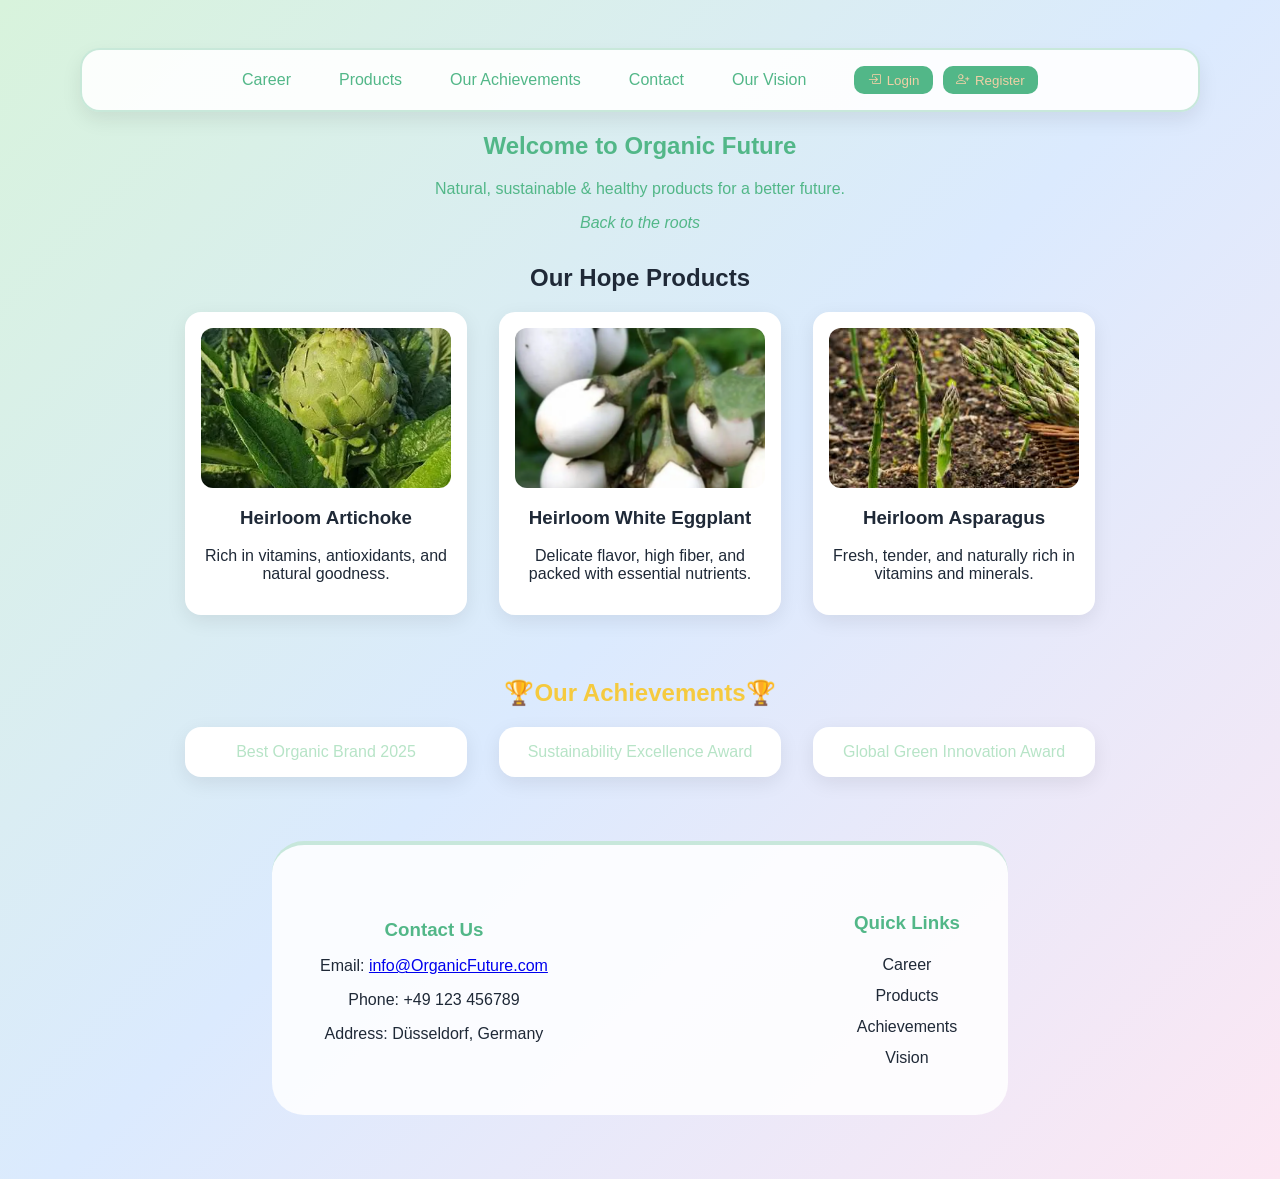
<file: index.html>
<!DOCTYPE html>
<html lang="en">
<head>
  <meta charset="UTF-8" />
  <meta name="viewport" content="width=device-width, initial-scale=1.0" />
  <link rel="stylesheet" href="https://cdn.jsdelivr.net/npm/bootstrap-icons@1.11.3/font/bootstrap-icons.css">
  <link rel="stylesheet" href="/CSS/index.css" />
  <title>OFCompany</title>
  
</head>
<body>
  <header>
    <nav class="navbar">
      <div class="nav-links">
        <a href="/navbar/career.html">Career</a>
        <a href="/navbar/products.html">Products</a>
        <a href="/navbar/achievements.html">Our Achievements</a>
        <a href="#contact">Contact</a>
        <a href="/navbar/vision.html">Our Vision</a>

          <div class="auth-buttons">
             <a href="../login.html">
                <button id="login">
                   <i class="bi bi-box-arrow-in-right"></i> Login
                </button>
              </a>
              <a href="../register.html">
                <button id="register">
                  <i class="bi bi-person-plus"></i> Register
                </button>
              </a>
          </div>
      </div>
    </nav>
  </header>

  <main>
    <section class="hero">
      <h1>Welcome to Organic Future</h1>
      <p>Natural, sustainable & healthy products for a better future.</p>
      <p><em>Back to the roots</em></p>
    </section>

    <section id="products">
    <h2>Our Hope Products</h2>

    <div class="product-grid">
        <div class="card">
        <img src="../Images/heirloomArtichoke.png" class="card-img-top" alt="Heirloom Artichoke">
        <h3>Heirloom Artichoke</h3>
        <p>Rich in vitamins, antioxidants, and natural goodness.</p>
        </div>

        <div class="card">
        <img src="../Images/heirloomWhiteEggplant.png" class="card-img-top" alt="Heirloom White Eggplant">
        <h3>Heirloom White Eggplant</h3>
        <p>Delicate flavor, high fiber, and packed with essential nutrients.</p>
        </div>

        <div class="card">
        <img src="../Images/heirloomAsparagus.png" class="card-img-top" alt="Heirloom Asparagus">
        <h3>Heirloom Asparagus</h3>
        <p>Fresh, tender, and naturally rich in vitamins and minerals.</p>
        </div>
    </div>
    </section>


        <section id="achievements" class="section">
            <h2>🏆Our Achievements🏆</h2>
            <div class="card-container">

                <div class="card small-card">
                    <a href="">Best Organic Brand 2025</a>
                </div>
                <div class="card small-card">
                    <a href="">Sustainability Excellence Award</a>
                </div>
                <div class="card small-card">
                    <a href="">Global Green Innovation Award</a>
                </div>

            </div>
        </section>
    </main>

  <footer id="contact" class="footer">
    <div id="footer-contact">
      <h3>Contact Us</h3>
      <p>Email: <a href="mailto:info@OrganicFuture.com"> info@OrganicFuture.com</a></p>
      <p>Phone: +49 123 456789</p>
      <p>Address: Düsseldorf, Germany</p>
    </div>
    <div id="links">
      <h3>Quick Links</h3>
      <a href="#career">Career</a>
      <a href="#products">Products</a>
      <a href="#achievements">Achievements</a>
      <a href="#vision">Vision</a>
    </div>
  </footer>

</body>
</html>
</file>
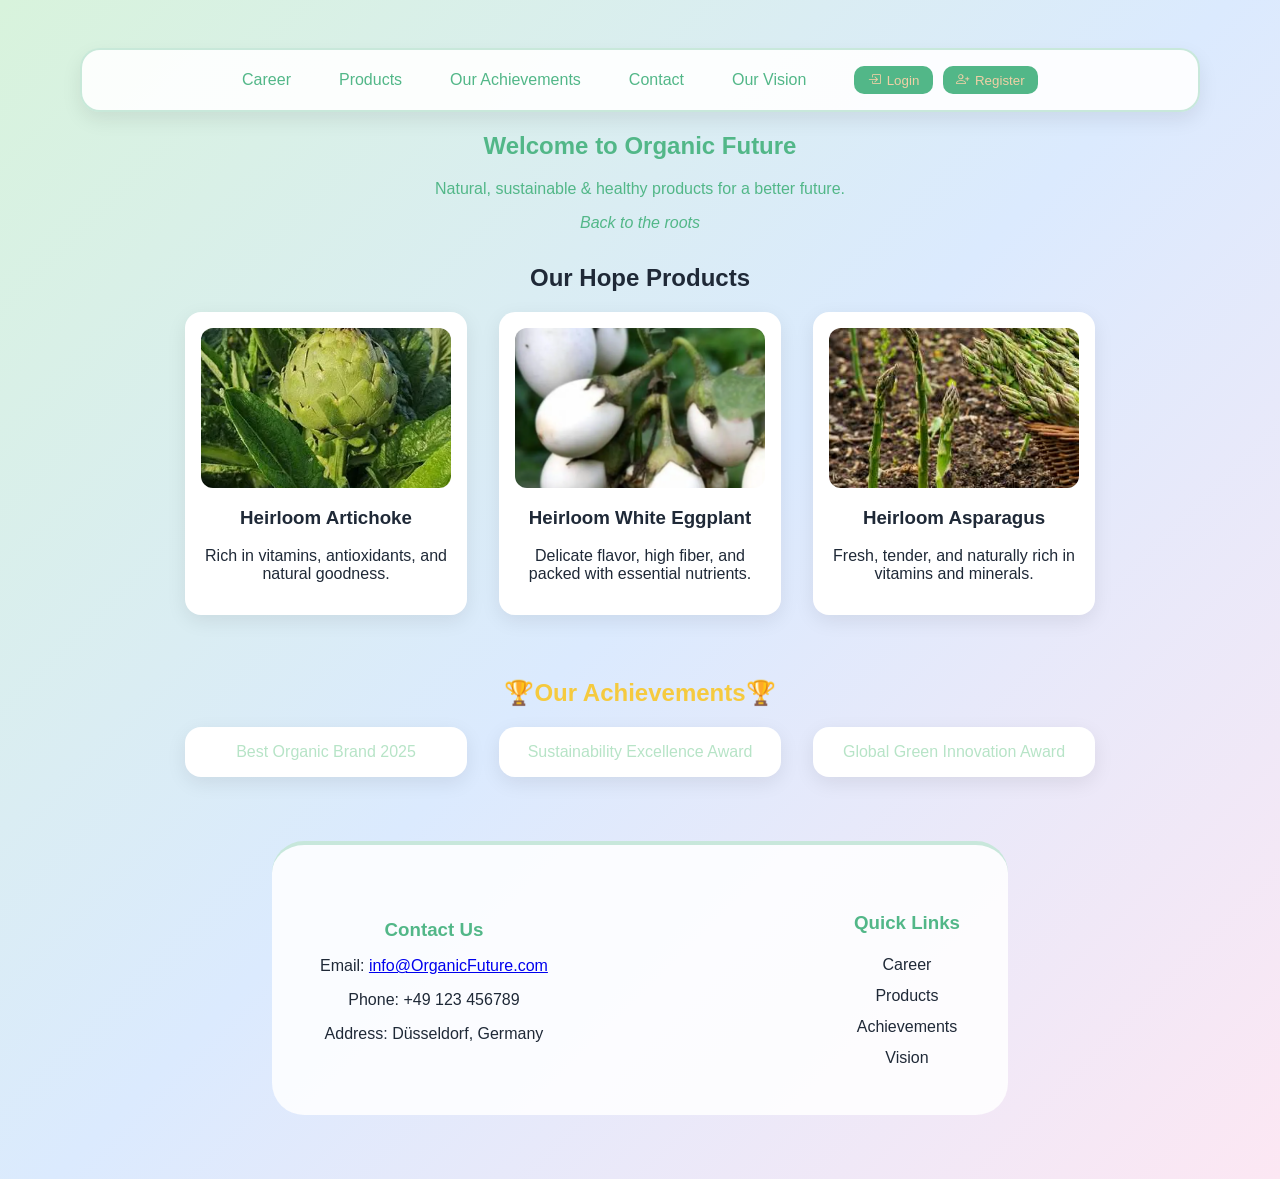
<file: HTML/index.html>
<!DOCTYPE html>
<html lang="en">
<head>
  <meta charset="UTF-8" />
  <meta name="viewport" content="width=device-width, initial-scale=1.0" />
  <link rel="stylesheet" href="https://cdn.jsdelivr.net/npm/bootstrap-icons@1.11.3/font/bootstrap-icons.css">
  <link rel="stylesheet" href="/CSS/index.css" />
  <title>OFCompany</title>
  
</head>
<body>
  <header>
    <nav class="navbar">
      <div class="nav-links">
        <a href="/HTML/navbar/career.html" target="_blank">Career</a>
        <a href="/HTML/navbar/products.html" target="_blank">Products</a>
        <a href="/HTML/navbar/achievements.html" target="_blank">Our Achievements</a>
        <a href="#contact">Contact</a>
        <a href="/HTML/navbar/vision.html">Our Vision</a>

          <div class="auth-buttons">
             <a href="../HTML/login.html">
                <button id="login">
                   <i class="bi bi-box-arrow-in-right"></i> Login
                </button>
              </a>
              <a href="../HTML/register.html">
                <button id="register">
                  <i class="bi bi-person-plus"></i> Register
                </button>
              </a>
          </div>
      </div>
    </nav>
  </header>

  <main>
    <section class="hero">
      <h1>Welcome to Organic Future</h1>
      <p>Natural, sustainable & healthy products for a better future.</p>
      <p><em>Back to the roots</em></p>
    </section>

    <section id="products">
    <h2>Our Hope Products</h2>

    <div class="product-grid">
        <div class="card">
        <img src="../Images/heirloomArtichoke.png" class="card-img-top" alt="Heirloom Artichoke">
        <h3>Heirloom Artichoke</h3>
        <p>Rich in vitamins, antioxidants, and natural goodness.</p>
        </div>

        <div class="card">
        <img src="../Images/heirloomWhiteEggplant.png" class="card-img-top" alt="Heirloom White Eggplant">
        <h3>Heirloom White Eggplant</h3>
        <p>Delicate flavor, high fiber, and packed with essential nutrients.</p>
        </div>

        <div class="card">
        <img src="../Images/heirloomAsparagus.png" class="card-img-top" alt="Heirloom Asparagus">
        <h3>Heirloom Asparagus</h3>
        <p>Fresh, tender, and naturally rich in vitamins and minerals.</p>
        </div>
    </div>
    </section>


        <section id="achievements" class="section">
            <h2>🏆Our Achievements🏆</h2>
            <div class="card-container">

                <div class="card small-card">
                    <a href="">Best Organic Brand 2025</a>
                </div>
                <div class="card small-card">
                    <a href="">Sustainability Excellence Award</a>
                </div>
                <div class="card small-card">
                    <a href="">Global Green Innovation Award</a>
                </div>

            </div>
        </section>
    </main>

  <footer id="contact" class="footer">
    <div id="footer-contact">
      <h3>Contact Us</h3>
      <p>Email: <a href="mailto:info@OrganicFuture.com"> info@OrganicFuture.com</a></p>
      <p>Phone: +49 123 456789</p>
      <p>Address: Düsseldorf, Germany</p>
    </div>
    <div id="links">
      <h3>Quick Links</h3>
      <a href="#career">Career</a>
      <a href="#products">Products</a>
      <a href="#achievements">Achievements</a>
      <a href="#vision">Vision</a>
    </div>
  </footer>

</body>
</html>
</file>
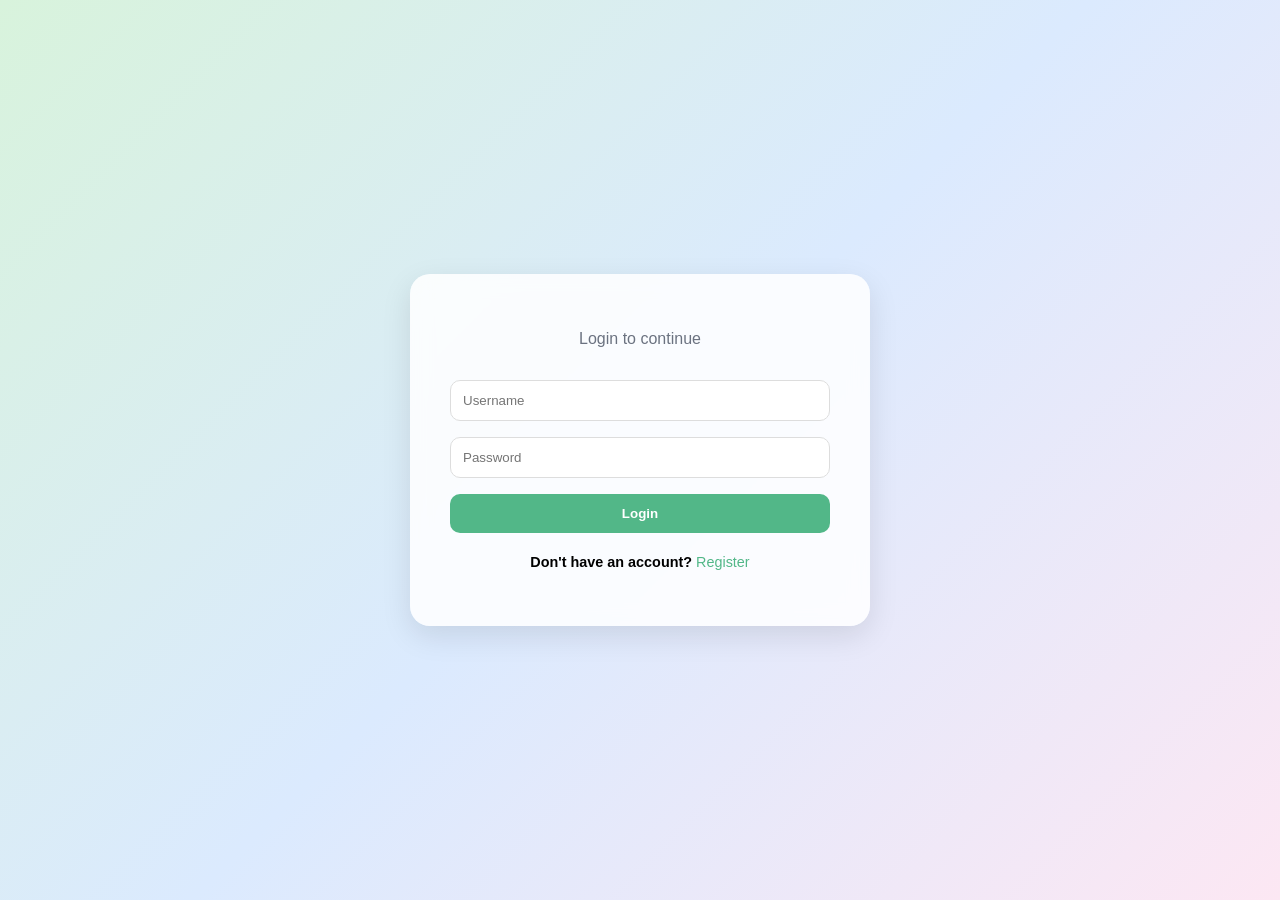
<file: login.html>
<!DOCTYPE html>
<html lang="en">
<head>
  <meta charset="UTF-8">
  <meta name="viewport" content="width=device-width, initial-scale=1.0">
  <title>Login OFC</title>

  <link rel="stylesheet" href="../CSS/log-reg.css">
</head>

<body class="auth-page">

  <div class="auth-wrapper">

    <div class="auth-card">
      <p class="subtitle">Login to continue</p>

      <form id="loginForm" class="auth-form">

        <input type="text" id="loginUsername" placeholder="Username" required>

        <input type="password" id="loginPassword" placeholder="Password" required>

        <button type="submit">Login</button>

      </form>

      <p class="auth-footer">
        <b>Don't have an account?</b> 
        <a href="register.html">Register</a>
      </p>

      <p id="loginError" class="error"></p>

    </div>

  </div>

  <script src="/JS/login.js"></script>

</body>
</html>
</file>
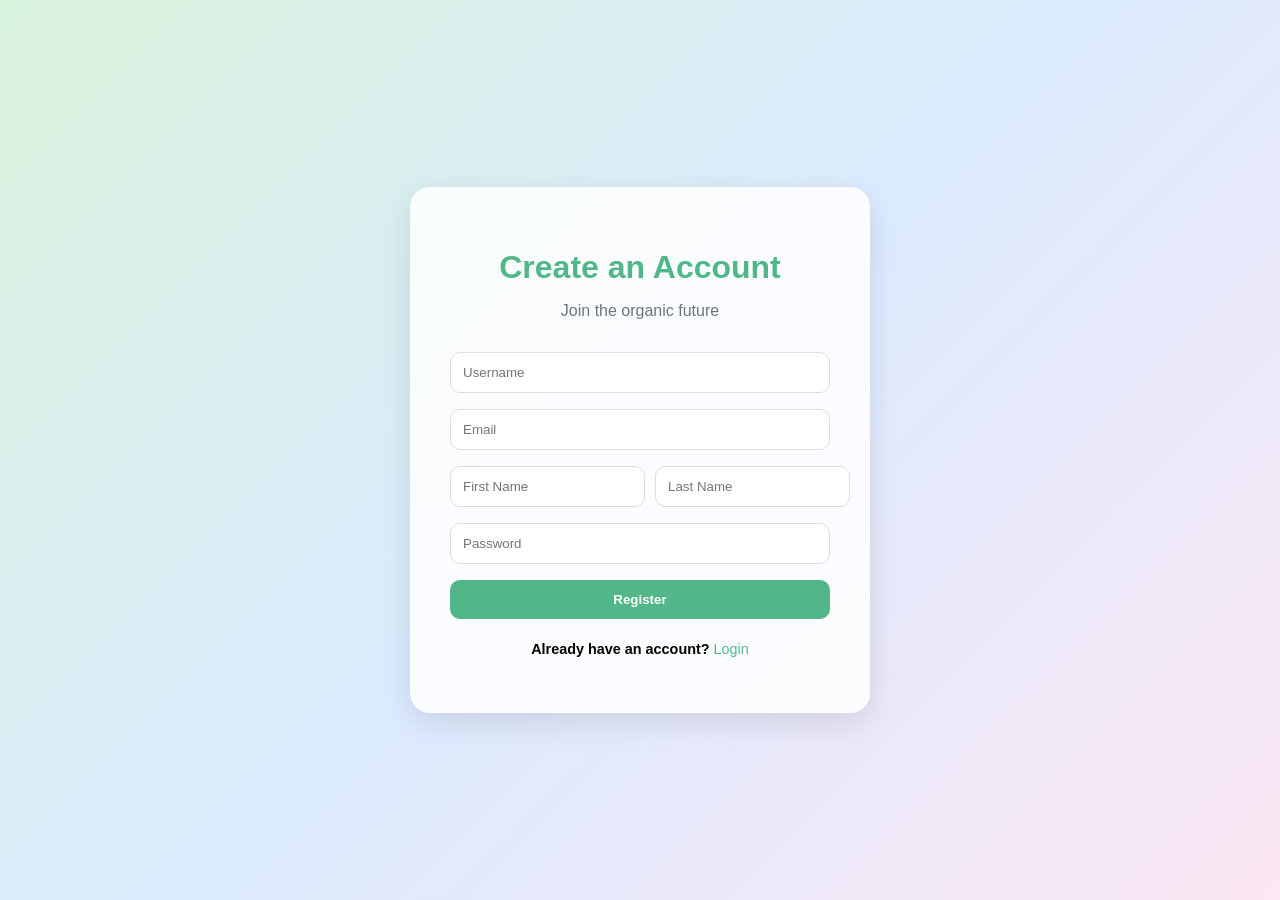
<file: register.html>
<!DOCTYPE html>
<html lang="en">
<head>
  <meta charset="UTF-8">
  <meta name="viewport" content="width=device-width, initial-scale=1.0">
  <title>Register OFC</title>

  <link rel="stylesheet" href="../CSS/log-reg.css">
</head>

<body class="auth-page">

  <div class="auth-wrapper">

    <div class="auth-card">

      <h1>Create an Account</h1>
      <p class="subtitle">Join the organic future</p>

      <form id="registerForm" class="auth-form">

        <input type="text" id="username" placeholder="Username" required>

        <input type="email" id="email" placeholder="Email" required>

        <div class="row">
          <input type="text" id="firstName" placeholder="First Name" required>
          <input type="text" id="lastName" placeholder="Last Name" required>
        </div>

        <input type="password" id="password" placeholder="Password" required>

        <button type="submit">Register</button>

      </form>

      <p class="auth-footer">
        <b>Already have an account?</b>
        <a href="login.html">Login</a>
      </p>

      <p id="registerError" class="error"></p>

    </div>

  </div>

  <script src="../JS/register.js"></script>

</body>
</html>
</file>
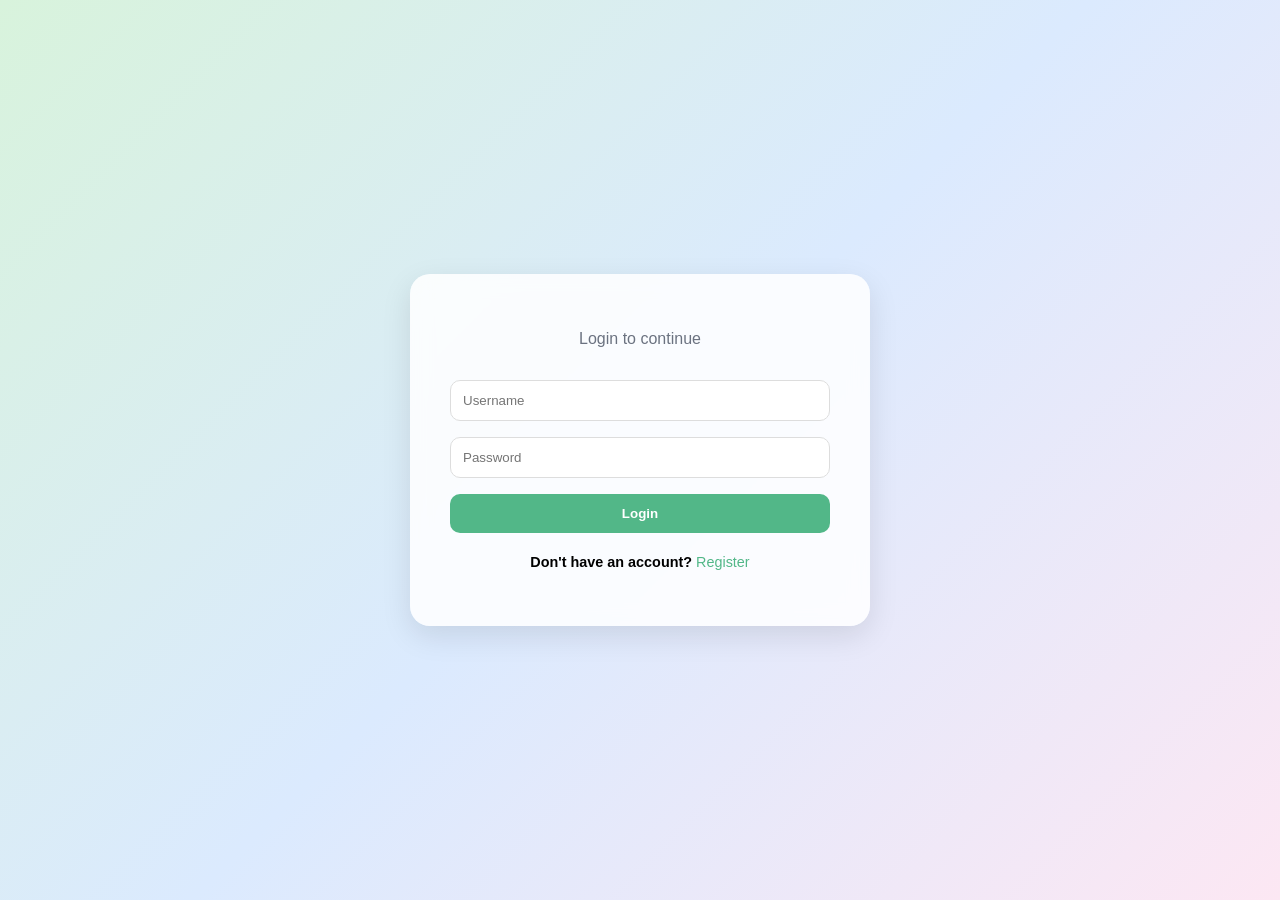
<file: user-bord.html>
<!DOCTYPE html>
<html lang="en">
<head>
  <meta charset="UTF-8" />
  <meta name="viewport" content="width=device-width, initial-scale=1.0" />
  <title>Employee Dashboard OFC</title>
  <link rel="stylesheet" href="../CSS/user-bord.css" />
</head>
<body>
  <div class="dashboard-container">
    <aside class="sidebar" id="sidebar">
      <div class="brand" id="brandToggle">
        <h2>🍎rganic Future</h2>
        <p>Employee Portal</p>

      </div>

      <nav class="sidebar-nav">
        <a href="#overview">Dashboard</a>
        <a href="#tasks">Tasks</a>
        <a href="#chat">Chat</a>
        <a href="#salary">Monthly Salary Report</a>
        <a href="#profile">Profile</a>
      </nav>
    </aside>

    <main class="main-content">
      <header class="topbar">
        <div>
          <h1>Welcome 😊</h1>
          <p>Your personal workspace at Organic Future</p>
        </div>
        <div class="header-actions">
          <button class="logout-btn">Logout</button>
         </div>
      </header>

      <section id="overview" class="cards-grid">
        <div class="card">
          <h3>Pending Tasks</h3>
          <p>5 Active Tasks</p>
        </div>

        <div class="card">
          <h3>Messages</h3>
          <p>3 New Messages</p>
        </div>

        <div class="card">
          <h3>Salary Status</h3>
          <p>Processed for This Month</p>
        </div>
      </section>

      <section id="tasks" class="content-section">
        <h2>My Tasks</h2>
        <div class="card">
          <p>Manage your daily tasks, deadlines, and priorities here.</p>
        </div>
      </section>

      <section id="chat" class="content-section">
        <h2>Team Chat</h2>
        <div class="card">
          <p>Collaborate and communicate with your team members.</p>
        </div>
      </section>

      <section id="salary" class="content-section">
        <h2>Monthly Salary Report</h2>
        <div class="card">
          <p>View salary details, payment history, and downloadable payslips.</p>
        </div>
      </section>
    </main>
  </div>

  <script src="/JS/user-board.js"></script>
</body>
</html>
</file>
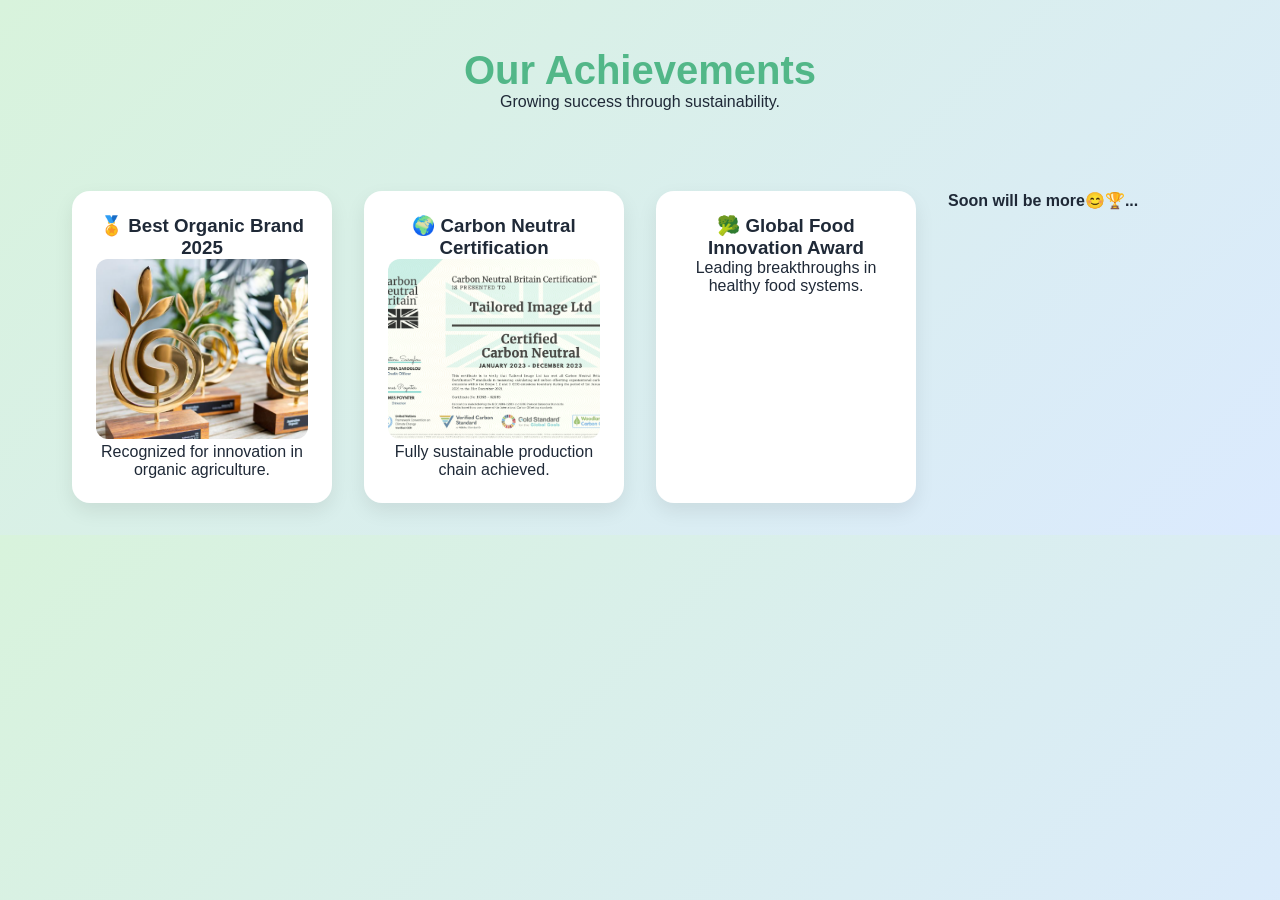
<file: navbar/achievements.html>
<!DOCTYPE html>
<html lang="en">
<head>
  <meta charset="UTF-8">
  <meta name="viewport" content="width=device-width, initial-scale=1.0">
  <title>Achievements | Organic Future</title>
  <link rel="stylesheet" href="/CSS/navbar/achievements.css">
</head>
<body>

<header class="page-header">
  <h1>Our Achievements</h1>
  <p>Growing success through sustainability.</p>
</header>

<main class="grid">

  <div class="card">
        <h3>🏅 Best Organic Brand 2025</h3>
        <img src="/Images/2025Brand.png" alt="">
        <p>Recognized for innovation in organic agriculture.</p>
  </div>

  <div class="card">
    <h3>🌍 Carbon Neutral Certification</h3>
    <img src="/Images/Muster certificate.png" alt="">
    <p>Fully sustainable production chain achieved.</p>
  </div>

  <div class="card">
    <h3>🥦 Global Food Innovation Award</h3>
    <p>Leading breakthroughs in healthy food systems.</p>
  </div>

  <h4>Soon will be more😊🏆...</h4>
</main>

</body>
</html>
</file>
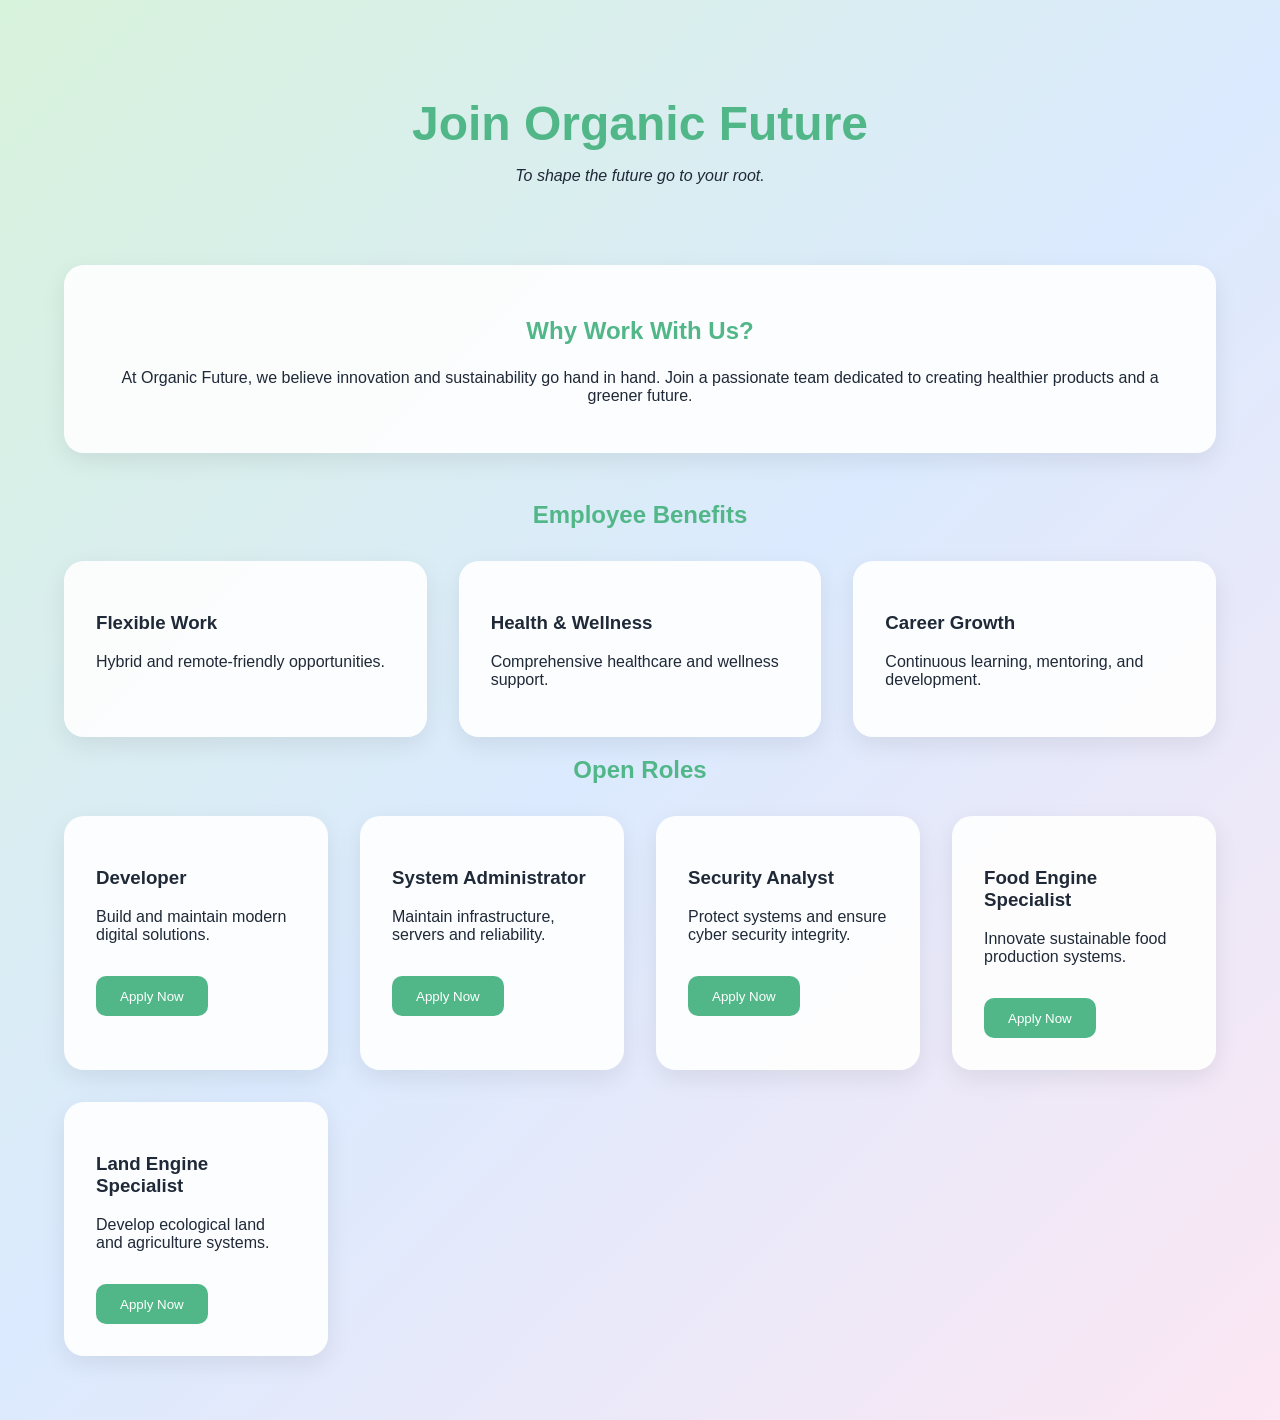
<file: navbar/career.html>
<!DOCTYPE html>
<html lang="en">
<head>
  <meta charset="UTF-8" />
  <meta name="viewport" content="width=device-width, initial-scale=1.0" />
  <title>Careers | Organic Future</title>
  <link rel="stylesheet" href="/CSS/navbar/career.css" />
</head>
<body>
  <header class="career-header">
    <h1>Join Organic Future</h1>
    <p class="slogan">To shape the future go to your root.</p>
  </header>

  <main class="career-container">

    <section class="intro-card">
      <h2>Why Work With Us?</h2>
      <p>
        At Organic Future, we believe innovation and sustainability go hand in hand.
        Join a passionate team dedicated to creating healthier products and a greener future.
      </p>
    </section>

    <section class="benefits-section">
      <h2>Employee Benefits</h2>
      <div class="benefits-grid">
        <div class="benefit-card">
          <h3>Flexible Work</h3>
          <p>Hybrid and remote-friendly opportunities.</p>
        </div>
        <div class="benefit-card">
          <h3>Health & Wellness</h3>
          <p>Comprehensive healthcare and wellness support.</p>
        </div>
        <div class="benefit-card">
          <h3>Career Growth</h3>
          <p>Continuous learning, mentoring, and development.</p>
        </div>
      </div>
    </section>

    <section class="open-positions">
      <h2>Open Roles</h2>
      <div class="jobs-grid">

        <div class="job-card">
          <h3>Developer</h3>
          <p>Build and maintain modern digital solutions.</p>
          <button>Apply Now</button>
        </div>

        <div class="job-card">
          <h3>System Administrator</h3>
          <p>Maintain infrastructure, servers and reliability.</p>
          <button>Apply Now</button>
        </div>

        <div class="job-card">
          <h3>Security Analyst</h3>
          <p>Protect systems and ensure cyber security integrity.</p>
          <button>Apply Now</button>
        </div>

        <div class="job-card">
          <h3>Food Engine Specialist</h3>
          <p>Innovate sustainable food production systems.</p>
          <button>Apply Now</button>
        </div>

        <div class="job-card">
          <h3>Land Engine Specialist</h3>
          <p>Develop ecological land and agriculture systems.</p>
          <button>Apply Now</button>
        </div>

      </div>
    </section>

  </main>
</body>
</html>
</file>
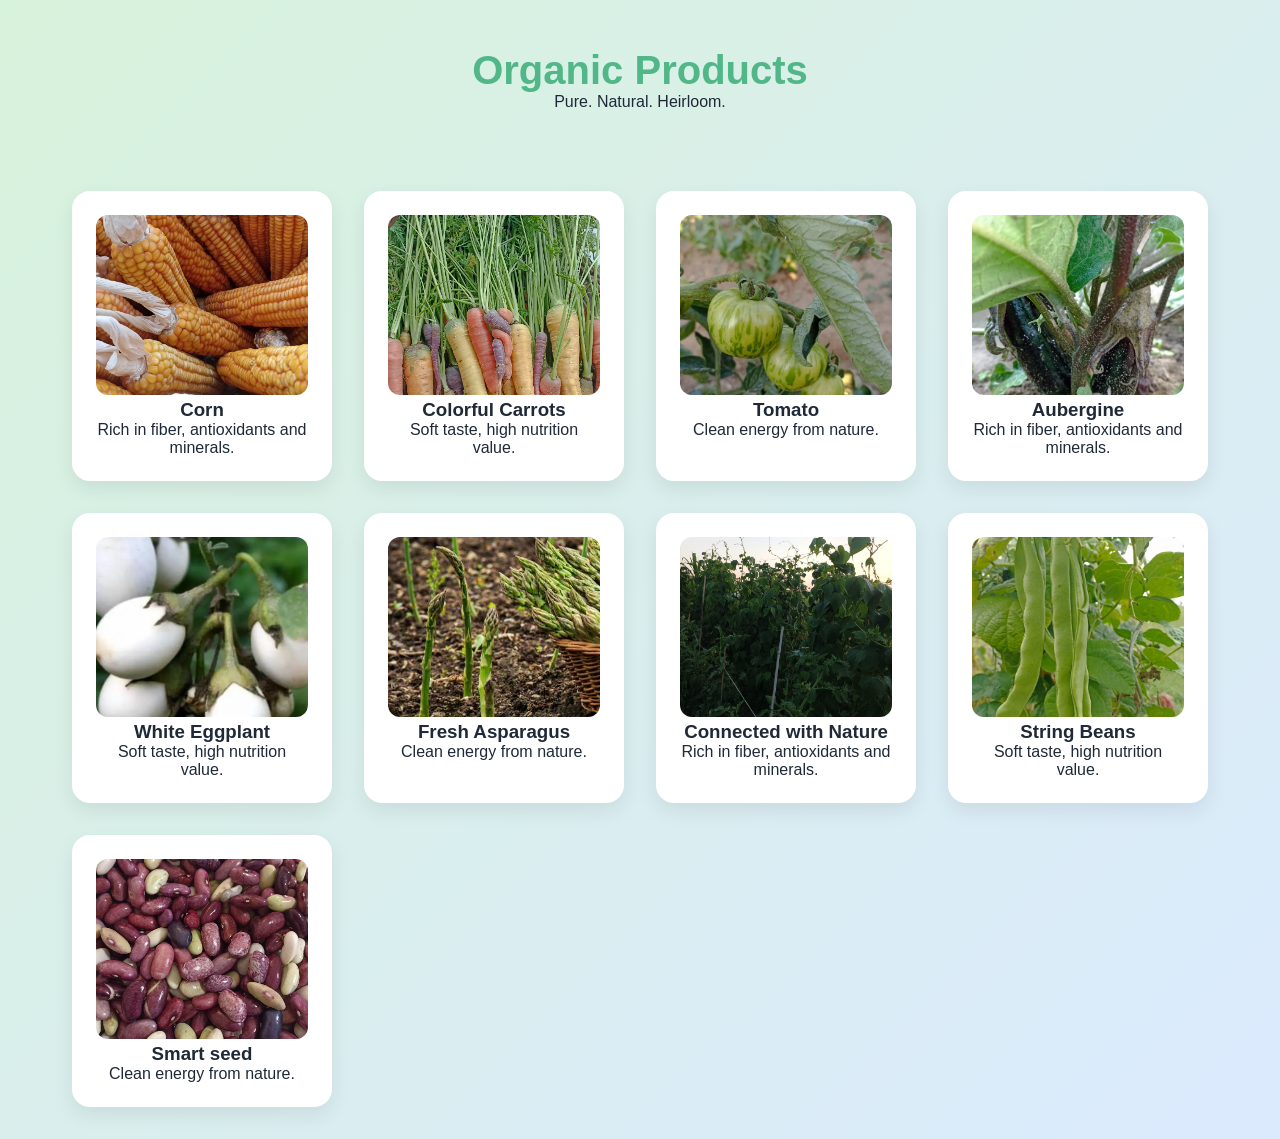
<file: navbar/products.html>
<!DOCTYPE html>
<html lang="en">
<head>
  <meta charset="UTF-8">
  <meta name="viewport" content="width=device-width, initial-scale=1.0">
  <title>Products | Organic Future</title>
  <link rel="stylesheet" href="/CSS/navbar/products.css">
</head>
<body>

<header class="page-header">
  <h1>Organic Products</h1>
  <p>Pure. Natural. Heirloom.</p>
</header>

<main class="grid">

  <div class="card">
    <img src="/Images/artvinCorn.png" alt="Corn">
    <h3>Corn</h3>
    <p>Rich in fiber, antioxidants and minerals.</p>
  </div>

  <div class="card">
    <img src="/Images/carrots.png" alt="Carrot">
    <h3>Colorful Carrots</h3>
    <p>Soft taste, high nutrition value.</p>
  </div>

  <div class="card">
    <img src="/Images/zebratomate.jpeg" alt="Zebra">
    <h3>Tomato</h3>
    <p>Clean energy from nature.</p>
  </div>

  <div class="card">
    <img src="/Images/aubergine.jpeg" alt="aubergine">
    <h3>Aubergine</h3>
    <p>Rich in fiber, antioxidants and minerals.</p>
  </div>

  <div class="card">
    <img src="/Images/heirloomWhiteEggplant.png" alt="Eggplant">
    <h3>White Eggplant</h3>
    <p>Soft taste, high nutrition value.</p>
  </div>

  <div class="card">
    <img src="/Images/heirloomAsparagus.png" alt="Asparagus">
    <h3>Fresh Asparagus</h3>
    <p>Clean energy from nature.</p>
  </div>

    <div class="card">
    <img src="/Images/bonn.jpeg" alt="Garden">
    <h3>Connected with Nature</h3>
    <p>Rich in fiber, antioxidants and minerals.</p>
  </div>

  <div class="card">
    <img src="/Images/fasulye.jpeg" alt="string beans">
    <h3>String Beans</h3>
    <p>Soft taste, high nutrition value.</p>
  </div>

  <div class="card">
    <img src="/Images/seems.png" alt="Smart seed">
    <h3>Smart seed</h3>
    <p>Clean energy from nature.</p>
  </div>
</main>

</body>
</html>
</file>
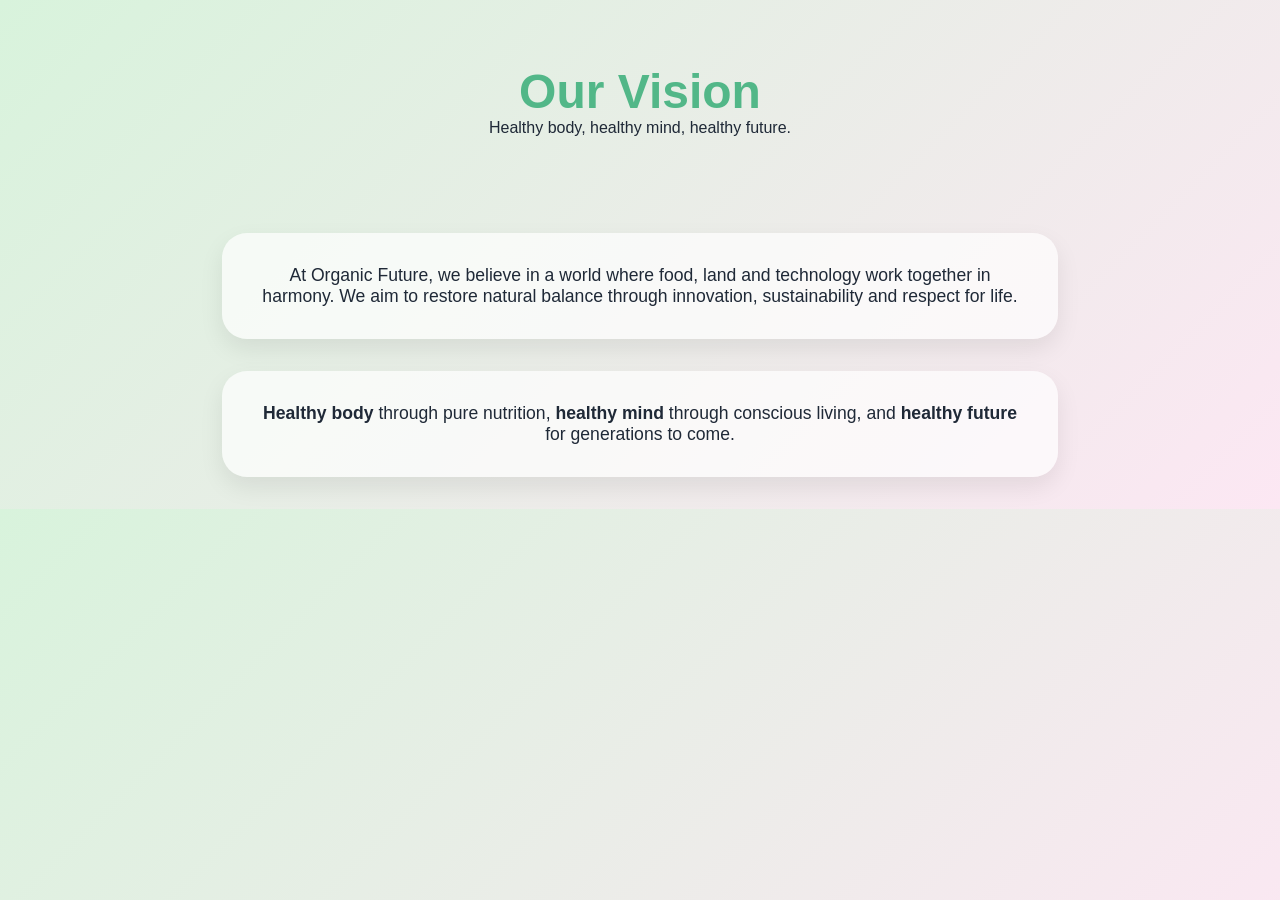
<file: navbar/vision.html>
<!DOCTYPE html>
<html lang="en">
<head>
  <meta charset="UTF-8">
  <meta name="viewport" content="width=device-width, initial-scale=1.0">
  <title>Vision | Organic Future</title>
  <link rel="stylesheet" href="/CSS/navbar/vision.css">
</head>
<body>

<header class="page-header">
  <h1>Our Vision</h1>
  <p>Healthy body, healthy mind, healthy future.</p>
</header>

<main class="vision">

  <div class="card big">
    <p>
      At Organic Future, we believe in a world where food, land and technology work together in harmony.
      We aim to restore natural balance through innovation, sustainability and respect for life.
    </p>
  </div>

  <div class="card big">
    <p>
      <strong>Healthy body</strong> through pure nutrition,
      <strong>healthy mind</strong> through conscious living,
      and <strong>healthy future</strong> for generations to come.
    </p>
  </div>

</main>

</body>
</html>
</file>
<file: CSS/index.css>
:root {
  --primary-green: #d8f3dc;
  --secondary-green: #b7e4c7;
  --accent-green: #52b788;
  --light-blue: #dbeafe;
  --light-pink: #fce7f3;
  --soft-white: #ffffff;
  --text-dark: #1f2937;
  --text-muted: #6b7280;
}

body {
  margin: 0;
  font-family: 'Segoe UI', Tahoma, Geneva, Verdana, sans-serif;
  background: linear-gradient(135deg, var(--primary-green), var(--light-blue), var(--light-pink));
  color: var(--text-dark);
  align-items: center;
  text-align: center;
}

header div.nav-links{
  justify-content: center;
  display: flex;
  gap: 3em;
  align-items: center;
  margin-top:3em ;
  margin-left: 5em;
  margin-right: 5em;
  padding: 1em 1em;
  border: 2px solid rgba(82, 183, 136, 0.3);
  border-radius: 20px;
  background:rgba(255, 255, 255, 0.9);
  box-shadow:  0 8px 20px rgba(0, 0, 0, 0.08);
    
}

.auth-buttons {
  display: flex;
  gap: 10px;
  align-items: center;
  color: blueviolet;
}

.auth-buttons button {
  display: flex;
  align-items: center;
  gap: 6px;

  padding: 0.5em 1em;
  border: none;
  border-radius: 10px;
  cursor: pointer;

  background: var(--accent-green);
  color: rgb(240, 208, 166);
  font-weight: 500;
}

.auth-buttons button:hover {
  transform: translateY(-2px);
  transition: 0.2s;
}



.nav-links a{
    text-decoration: none;
    font-weight: 500;
    color: var(--accent-green);
}

.nav-links a:hover {
  color: var(--light-pink);
}

.hero{
    color: var(--accent-green);
    margin-bottom: 2em;
}

.product-grid {
  display: flex;
  justify-content: center;   /* centers the whole row */
  align-items: center;
  gap: 2rem;                 /* space between cards */
  flex-wrap: wrap;           /* allows mobile stacking */
}

.card {
  width: 250px;              /* ensures equal columns */
  background: white;
  border-radius: 16px;
  padding: 16px;
  text-align: center;
  box-shadow: 0 6px 20px rgba(0,0,0,0.08);
}

.card img {
  display: block;
  margin: 0 auto;
  width: 100%;
  height: 160px;
  object-fit: cover;
  border-radius: 12px;
}

#achievements{
    color: rgb(245, 202, 63);
    margin-top: 4em;
}

.card-container {
  display: flex;
  justify-content: center;   /* centers the whole row */
  align-items: center;
  gap: 2rem;                 /* space between cards */
  flex-wrap: wrap;           /* allows mobile stacking */
}

.card-container a{
    text-decoration: none;
    color: var(--secondary-green);
}

.footer {
  display: flex;
  justify-content: space-between;
  align-items: center;
  max-width: 40em;
  margin: 4em auto;
  padding: 3em 3em 3em 3em;
  background: rgba(255, 255, 255, 0.85);
  border-top: 4px solid rgba(82, 183, 136, 0.3);
  border-radius: 2em 2em 2em 2em;
  gap: 4rem;
  flex-wrap: wrap;
}

#links {
  display: flex;
  flex-direction: column;
  gap: 0.8em;
}

.footer-contact {
  display: flex;
  flex-direction: column;
  gap: 0.5em;
  text-align: right;
}

#links a {
  text-decoration: none;
  color: var(--text-dark);
  transition: 0.2s;
}

#links a:hover {
  color: var(--accent-green);
}

.footer h3 {
  color: var(--accent-green);
  margin-bottom: 0.5em;
}
</file>
<file: CSS/log-reg.css>
:root {
  --primary: #52b788;
  --bg: linear-gradient(135deg, #d8f3dc, #dbeafe, #fce7f3);
  --text: #1f2937;
}

body.auth-page {
  margin: 0;
  font-family: 'Segoe UI', sans-serif;
  background: var(--bg);
  min-height: 100vh;
}

.row {
  display: flex;
  gap: 10px;
}
.auth-wrapper {
  display: flex;
  justify-content: center;
  align-items: center;
  min-height: 100vh;
}
.auth-card {
  width: 380px;
  padding: 2.5em;

  background: rgba(255, 255, 255, 0.85);
  backdrop-filter: blur(10px);

  border-radius: 20px;
  box-shadow: 0 10px 30px rgba(0,0,0,0.1);

  text-align: center;
}
.auth-card h1 {
  margin-bottom: 0.3em;
  color: var(--primary);
}

.subtitle {
  color: #6b7280;
  margin-bottom: 2em;
}
.auth-form {
  display: flex;
  flex-direction: column;
  gap: 1em;
}
.auth-form input {
  padding: 12px;
  border: 1px solid #ddd;
  border-radius: 10px;
  outline: none;
  transition: 0.2s;
}

.auth-form input:focus {
  border-color: var(--primary);
  box-shadow: 0 0 0 3px rgba(82,183,136,0.2);
}

.auth-form button {
  padding: 12px;
  background: var(--primary);
  color: white;
  border: none;
  border-radius: 10px;
  cursor: pointer;
  font-weight: bold;
  transition: 0.2s;
}

.auth-form button:hover {
  transform: translateY(-2px);
}

.auth-footer {
  margin-top: 1.5em;
  font-size: 0.9em;
}

.auth-footer a {
  color: var(--primary);
  text-decoration: none;
}

.error {
  color: red;
  margin-top: 1em;
}
</file>
<file: CSS/user-bord.css>
:root {
  --primary-green: #d8f3dc;
  --secondary-green: #b7e4c7;
  --accent-green: #52b788;
  --light-blue: #dbeafe;
  --light-pink: #fce7f3;
  --soft-white: #ffffff;
  --text-dark: #1f2937;
  --text-muted: #6b7280;
  --bg-main: #f4f7f6;
  --bg-card: #ffffff;
  --text-color: #333333;
  --sidebar-bg: #2c3e50;
}

* {
  margin: 0;
  padding: 0;
  box-sizing: border-box;
}

body {
  font-family: 'Segoe UI', Tahoma, Geneva, Verdana, sans-serif;
  background: linear-gradient(135deg, var(--primary-green), var(--light-blue), var(--light-pink));
  color: var(--text-dark);
  min-height: 100vh;
}

.dashboard-container {
  display: flex;
  min-height: 100vh;
  margin-left: 1em;
  border-radius:20px;
  margin-top: 1em;
}

.sidebar {
  width: 260px;
  background: rgba(255, 255, 255, 0.9);
  backdrop-filter: blur(12px);
  padding: 2rem;
  box-shadow: 4px 0 20px rgba(0, 0, 0, 0.08);
}

.brand {
  cursor: pointer;
}

.brand h2 {
  color: var(--accent-green);
  margin-bottom: 0.5rem;
}

.brand p {
  color: var(--text-muted);
  margin-bottom: 2rem;
}

.sidebar nav {
  display: flex;
  flex-direction: column;
  gap: 1rem;
}

.sidebar nav a {
  text-decoration: none;
  color: var(--text-dark);
  padding: 0.9rem 1rem;
  border-radius: 12px;
  transition: all 0.3s ease;
}

.sidebar nav a:hover,
.sidebar nav a.active {
  background: var(--accent-green);
  color: white;
}

.main-content {
  flex: 1;
  padding: 2.5rem;
}

.topbar {
  display: flex;
  justify-content: space-between;
  align-items: center;
  margin-bottom: 2.5rem;
}

.topbar h1 {
  color: var(--accent-green);
}

.logout-btn {
  background: var(--accent-green);
  color: white;
  border: none;
  padding: 0.8rem 1.5rem;
  border-radius: 10px;
  cursor: pointer;
  transition: 0.3s;
}

.logout-btn:hover {
  transform: translateY(-2px);
}

.cards-grid {
  display: grid;
  grid-template-columns: repeat(auto-fit, minmax(250px, 1fr));
  gap: 2rem;
}

.card {
  background: rgba(255, 255, 255, 0.9);
  border-radius: 20px;
  padding: 2rem;
  box-shadow: 0 8px 25px rgba(0, 0, 0, 0.08);
  transition: transform 0.3s ease;
  margin-bottom:1em;
}

.card:hover {
  transform: translateY(-6px);
}

.card h3 {
  color: var(--accent-green);
  margin-bottom: 1rem;
}

.card p {
  color: var(--text-muted);
  line-height: 1.6;
}

nav {
  background-color: var(--nav-bg);
}

button {
  background-color: var(--accent-color);
}

@media (max-width: 768px) {
  .dashboard-container {
    flex-direction: column;
  }

  .sidebar {
    width: 100%;
  }

  .sidebar nav {
    flex-direction: row;
    flex-wrap: wrap;
    justify-content: center;
  }

  .topbar {
    flex-direction: column;
    gap: 1rem;
    text-align: center;
  }
}

                                      /*  Mode Switcher  */
:root {
  --primary-green: #d8f3dc;
  --secondary-green: #b7e4c7;
  --accent-green: #52b788;
  --light-blue: #dbeafe;
  --light-pink: #fce7f3;
  --soft-white: rgba(255, 255, 255, 0.9); /* Glas-Effect */
  --text-dark: #1f2937;
  --text-muted: #6b7280;
}

/* --- DARK MODE FARBEN (Kriterium 2.6) --- */
.dark-mode {
  --primary-green: #1b4332;
  --secondary-green: #081c15;
  --accent-green: #74c69d;
  --light-blue: #1e293b;
  --light-pink: #4c1d37;
  --soft-white: rgba(31, 41, 55, 0.95); /* Dark cards */
  --text-dark: #f3f4f6;
  --text-muted: #9ca3af;
}

* {
  margin: 0;
  padding: 0;
  box-sizing: border-box;
}

body {
  font-family: 'Segoe UI', Tahoma, Geneva, Verdana, sans-serif;
  background: linear-gradient(135deg, 
  var(--primary-green), 
  var(--light-blue), 
  var(--light-pink));
  color: var(--text-dark);
  min-height: 100vh;
  transition: all 0.4s ease;
}

/* --- SIDEBAR & CARDS --- */
.sidebar {
  width: 260px;
  background: var(--soft-white);
  backdrop-filter: blur(12px);
  padding: 2rem;
  box-shadow: 4px 0 20px rgba(0, 0, 0, 0.1);
  transition: background 0.4s ease;
}

.card {
  background: var(--soft-white);
  border-radius: 20px;
  padding: 2rem;
  box-shadow: 0 8px 25px rgba(0, 0, 0, 0.1);
  transition: transform 0.3s ease, background 0.4s ease;
  margin-bottom: 1em;
}

/* --- BUTTONS --- */
.theme-toggle-btn {
  background: var(--text-dark);
  color: var(--primary-green);
  border: none;
  padding: 0.8rem 1.2rem;
  border-radius: 10px;
  cursor: pointer;
  margin-right: 10px;
  font-weight: bold;
  transition: 0.3s;
}

.theme-toggle-btn:hover {
  transform: translateY(-2px);
}

.logout-btn {
  background: var(--accent-green);
  color: white;
  border: none;
  padding: 0.8rem 1.5rem;
  border-radius: 10px;
  cursor: pointer;
  transition: 0.3s;
}

/* --- HIDE/SHOW LOGIK --- */
.hidden {
  display: none !important;
}
</file>
<file: CSS/navbar/achievements.css>
:root {
  --primary-green: #d8f3dc;
  --secondary-green: #b7e4c7;
  --accent-green: #52b788;
  --light-blue: #dbeafe;
  --light-pink: #fce7f3;
  --soft-white: #ffffff;
  --text-dark: #1f2937;
  --text-muted: #6b7280;
}

* {
  margin: 0;
  padding: 0;
  box-sizing: border-box;
}

body {
  font-family: 'Segoe UI', sans-serif;
  color: var(--text-dark);
  background: linear-gradient(
    135deg,
    var(--primary-green),
    var(--light-blue)
  );
}

.page-header {
  text-align: center;
  padding: 3rem 1rem;
}

.page-header h1 {
  color: var(--accent-green);
  font-size: 2.5rem;
}

.grid {
  display: grid;
  grid-template-columns: repeat(auto-fit, minmax(260px, 1fr));
  gap: 2rem;
  padding: 2rem;
  max-width: 1200px;
  margin: auto;
}

.card {
  background: var(--soft-white);
  border-radius: 18px;
  padding: 1.5rem;
  text-align: center;
  box-shadow: 0 8px 20px rgba(0,0,0,0.08);
}

.card img {
  width: 100%;
  height: 180px;
  object-fit: cover;
  border-radius: 12px;
}
</file>
<file: CSS/navbar/career.css>
:root {
  --primary-green: #d8f3dc;
  --accent-green: #52b788;
  --light-blue: #dbeafe;
  --light-pink: #fce7f3;
  --text-dark: #1f2937;
  --white: rgba(255, 255, 255, 0.9);
}

body {
  margin: 0;
  font-family: 'Segoe UI', sans-serif;
  background: linear-gradient(135deg, var(--primary-green), var(--light-blue), var(--light-pink));
  color: var(--text-dark);
}

.career-header {
  text-align: center;
  padding: 4rem 2rem;
}

.career-header h1 {
  color: var(--accent-green);
  font-size: 3rem;
  margin-bottom: 0.5rem;
}

.slogan {
  font-style: italic;
  color: var(--text-dark);
}

.career-container {
  width: 90%;
  max-width: 1200px;
  margin: 0 auto 4rem;
}

.intro-card,
.benefit-card,
.job-card {
  background: var(--white);
  border-radius: 20px;
  padding: 2rem;
  box-shadow: 0 8px 25px rgba(0, 0, 0, 0.08);
}

.intro-card {
  margin-bottom: 3rem;
  text-align: center;
}

.benefits-grid,
.jobs-grid {
  display: grid;
  grid-template-columns: repeat(auto-fit, minmax(260px, 1fr));
  gap: 2rem;
  margin-top: 2rem;
}

h2 {
  text-align: center;
  color: var(--accent-green);
  margin-bottom: 1.5rem;
}

.job-card button {
  margin-top: 1rem;
  background: var(--accent-green);
  color: white;
  border: none;
  padding: 0.8rem 1.5rem;
  border-radius: 10px;
  cursor: pointer;
  transition: transform 0.3s ease;
}

.job-card button:hover {
  transform: translateY(-2px);
}
</file>
<file: CSS/navbar/products.css>
:root {
  --primary-green: #d8f3dc;
  --secondary-green: #b7e4c7;
  --accent-green: #52b788;
  --light-blue: #dbeafe;
  --light-pink: #fce7f3;
  --soft-white: #ffffff;
  --text-dark: #1f2937;
  --text-muted: #6b7280;
}

* {
  margin: 0;
  padding: 0;
  box-sizing: border-box;
}

body {
  font-family: 'Segoe UI', sans-serif;
  color: var(--text-dark);
  background: linear-gradient(
    135deg,
    var(--primary-green),
    var(--light-blue)
  );
}

.page-header {
  text-align: center;
  padding: 3rem 1rem;
}

.page-header h1 {
  color: var(--accent-green);
  font-size: 2.5rem;
}

.grid {
  display: grid;
  grid-template-columns: repeat(auto-fit, minmax(260px, 1fr));
  gap: 2rem;
  padding: 2rem;
  max-width: 1200px;
  margin: auto;
}

.card {
  background: var(--soft-white);
  border-radius: 18px;
  padding: 1.5rem;
  text-align: center;
  box-shadow: 0 8px 20px rgba(0,0,0,0.08);
}

.card img {
  width: 100%;
  height: 180px;
  object-fit: cover;
  border-radius: 12px;
}
</file>
<file: CSS/navbar/vision.css>
:root {
  --primary-green: #d8f3dc;
  --secondary-green: #b7e4c7;
  --accent-green: #52b788;
  --light-blue: #dbeafe;
  --light-pink: #fce7f3;
  --soft-white: #ffffff;
  --text-dark: #1f2937;
  --text-muted: #6b7280;
}

* {
  margin: 0;
  padding: 0;
  box-sizing: border-box;
  text-align: center;
}

body {
  font-family: 'Segoe UI', sans-serif;
  color: var(--text-dark);
  background: linear-gradient(
    135deg,
    var(--primary-green),
    var(--light-pink)
  );
}

h1{
  color: var(--accent-green);
}

.page-header {
  text-align: center;
  padding: 4rem 1rem;
}

.page-header h1 {
  color: var(--accent-green);
  font-size: 3rem;
}

.vision {
  display: flex;
  flex-direction: column;
  gap: 2rem;
  max-width: 900px;
  margin: auto;
  padding: 2rem;
}

.card {
  background: rgba(255,255,255,0.7);
  border-radius: 25px;
  padding: 2rem;
  font-size: 1.1rem;
  box-shadow: 0 10px 25px rgba(0,0,0,0.08);
}
</file>
